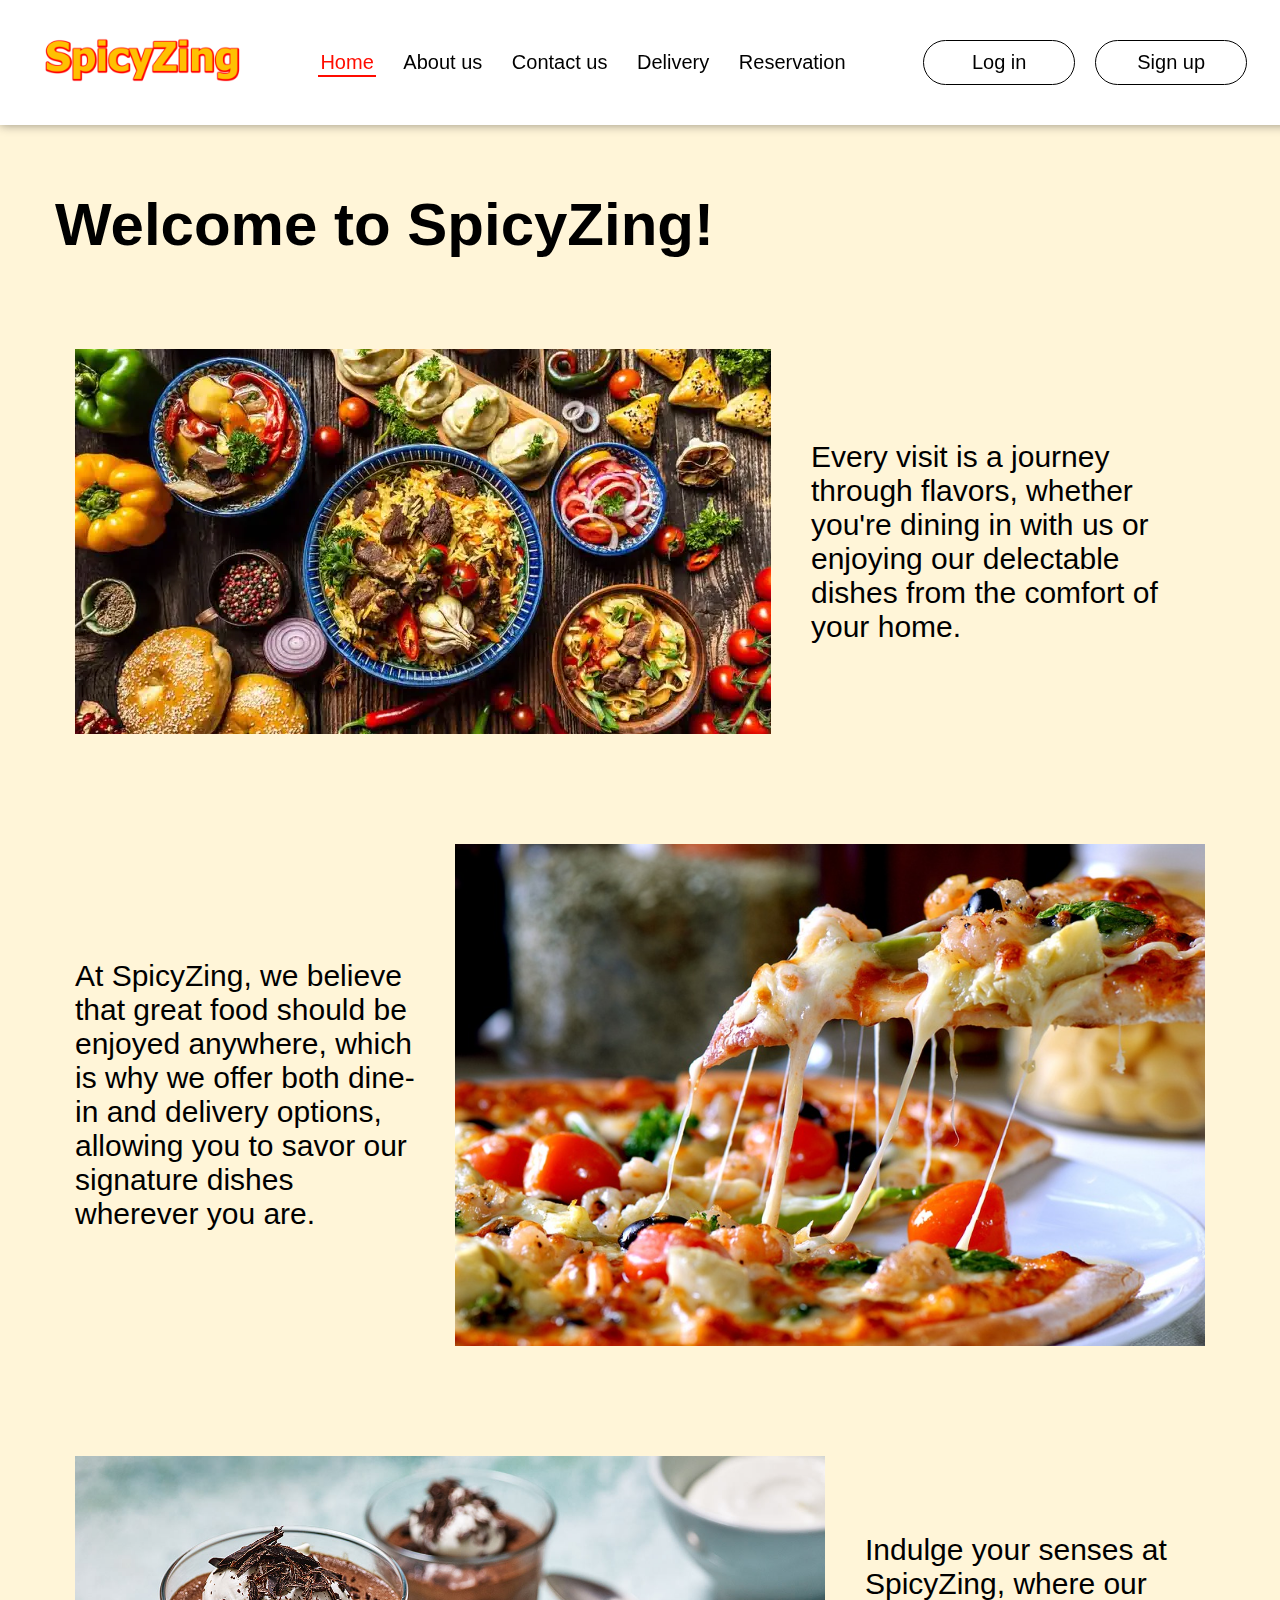
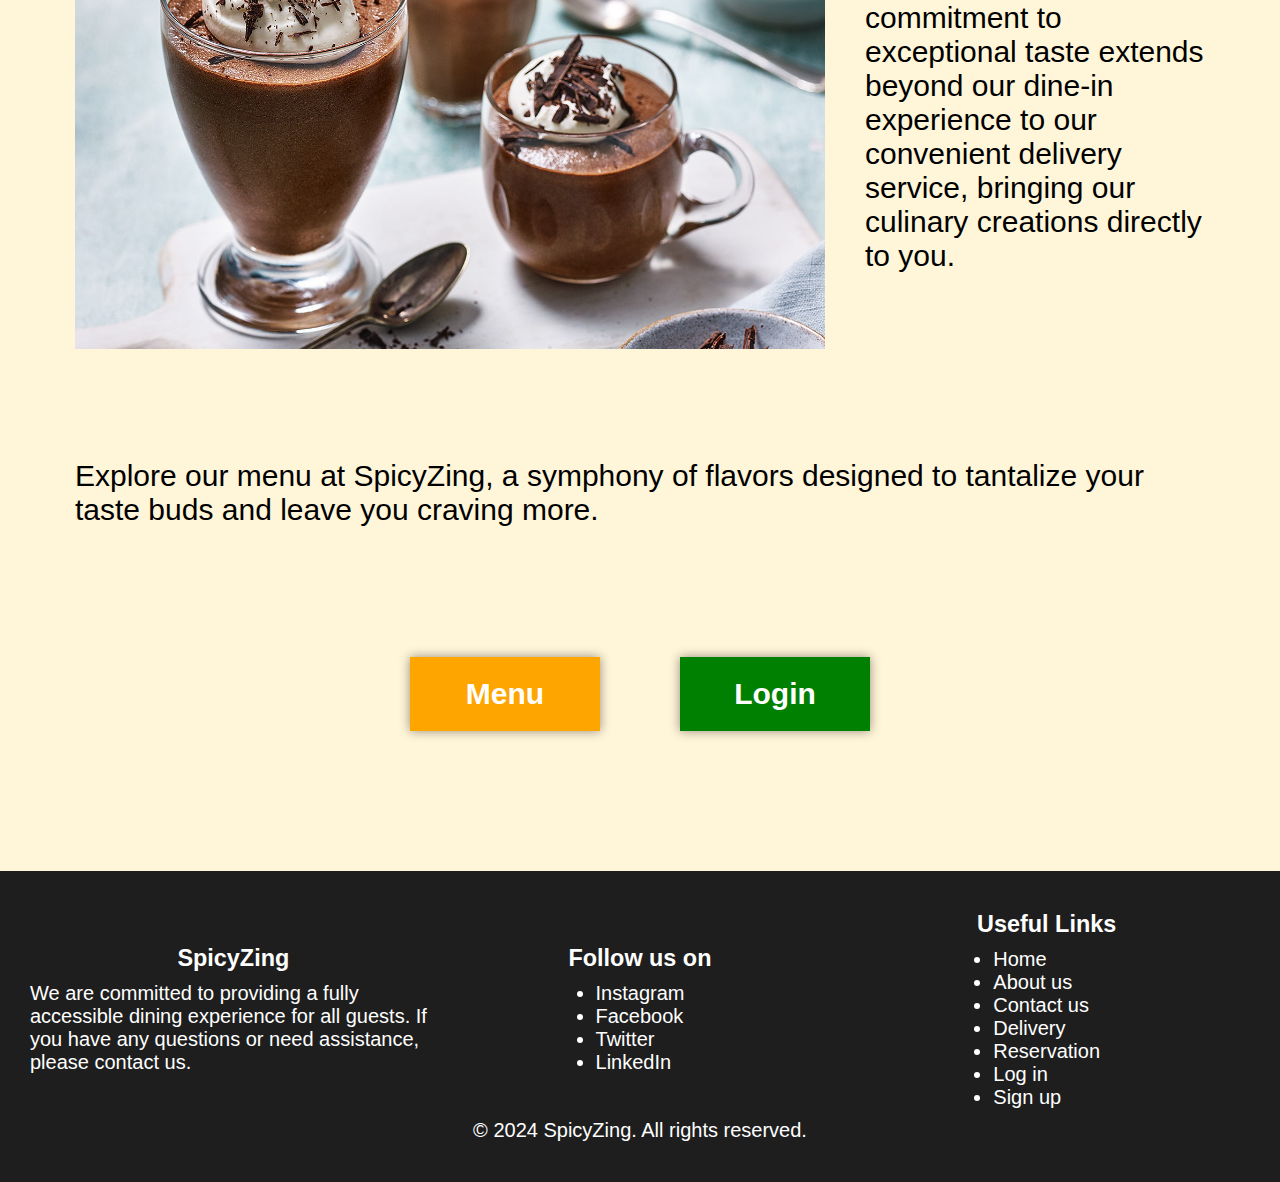
<file: index.html>
<!DOCTYPE html>
<html lang="en">
<head>
    <meta charset="UTF-8">
    <meta name="viewport" content="width=device-width, initial-scale=1.0">
    <title>SpicyZing</title>
    <link rel="stylesheet" href="style/style.css">
    <link rel="stylesheet" href="style/headerStyle.css">
    <link rel="stylesheet" href="style/footerStyle.css">
</head>
<body>
    <div class="header">
        <a href="">
            <img src="assets/logo.png" width="200" id="logo">
        </a>
        <div class="navbar">
            <a href="" id="active-page">Home</a>
            <a href="pages/aboutus.html">About us</a>
            <a href="pages/contactus.html">Contact us</a>
            <a href="pages/menu.html">Delivery</a>
            <a href="pages/reservation.html">Reservation</a>
        </div>
        <div class="sign-up-options">
            <div class="login-button">
                <a href="pages/login.html">Log in</a>
            </div>
            <div class="signup-button">
                <a href="pages/signup.html">Sign up</a>
            </div>
        </div>
    </div>

    <div class="content">
        <h1>Welcome to SpicyZing!</h1>
        <div class="right-left">
            <img src="assets/home1.jpg">
            <p>Every visit is a journey through flavors, whether you're dining in with us or enjoying our delectable dishes from the comfort of your home.
        </div> 
        <div class="right-left">
            <p>At SpicyZing, we believe that great food should be enjoyed anywhere, which is why we offer both dine-in and delivery options, allowing you to savor our signature dishes wherever you are.</p>
            <img src="assets/home2.jpg" width="750">
        </div> 
        <div class="right-left">
            <img src="assets/home3.jpg" width="750">
            <p>Indulge your senses at SpicyZing, where our commitment to exceptional taste extends beyond our dine-in experience to our convenient delivery service, bringing our culinary creations directly to you.</p>    
        </div>
        <div class="right-left">
            <p>Explore our menu at SpicyZing, a symphony of flavors designed to tantalize your taste buds and leave you craving more.</p>
        </div>
        <div class="index-options">
            <div class="button-look-alike" id="menu-button"><a href="pages/menu.html">Menu</a></div>
            <div class="button-look-alike" id="login-button"><a href="pages/login.html">Login</a></div>
        </div>
    </div>

    <div class="footer">
        <div class="footer-items">
            <div class="footer-item">
                <h3>SpicyZing</h3>
                <p>We are committed to providing a fully accessible dining experience for all guests. If you have any questions or need assistance, please contact us.</p>
            </div>
            <div class="footer-item">
                <h3>Follow us on</h3>
                <ul>
                    <li><a href="https://www.instagram.com/">Instagram</a></li>
                    <li><a href="https://www.facebook.com/">Facebook</a></li>
                    <li><a href="https://twitter.com/home">Twitter</a></li>
                    <li><a href="https://www.linkedin.com/">LinkedIn</a></li>
                </ul>
            </div>
            <div class="footer-item">
                <h3>Useful Links</h3>
                <ul>
                    <li><a href="index.html">Home</a></li>
                    <li><a href="pages/aboutus.html">About us</a></li>
                    <li><a href="pages/contactus.html">Contact us</a></li>
                    <li><a href="pages/menu.html">Delivery</a></li>
                    <li><a href="pages/reservation.html">Reservation</a></li>
                    <li><a href="pages/login.html">Log in</a></li>
                    <li><a href="pages/signup.html">Sign up</a></li>
                </ul>
            </div>
        </div>
        <p id="copy-right">© 2024 SpicyZing. All rights reserved.</p>
    </div>

</body>
</html>
</file>
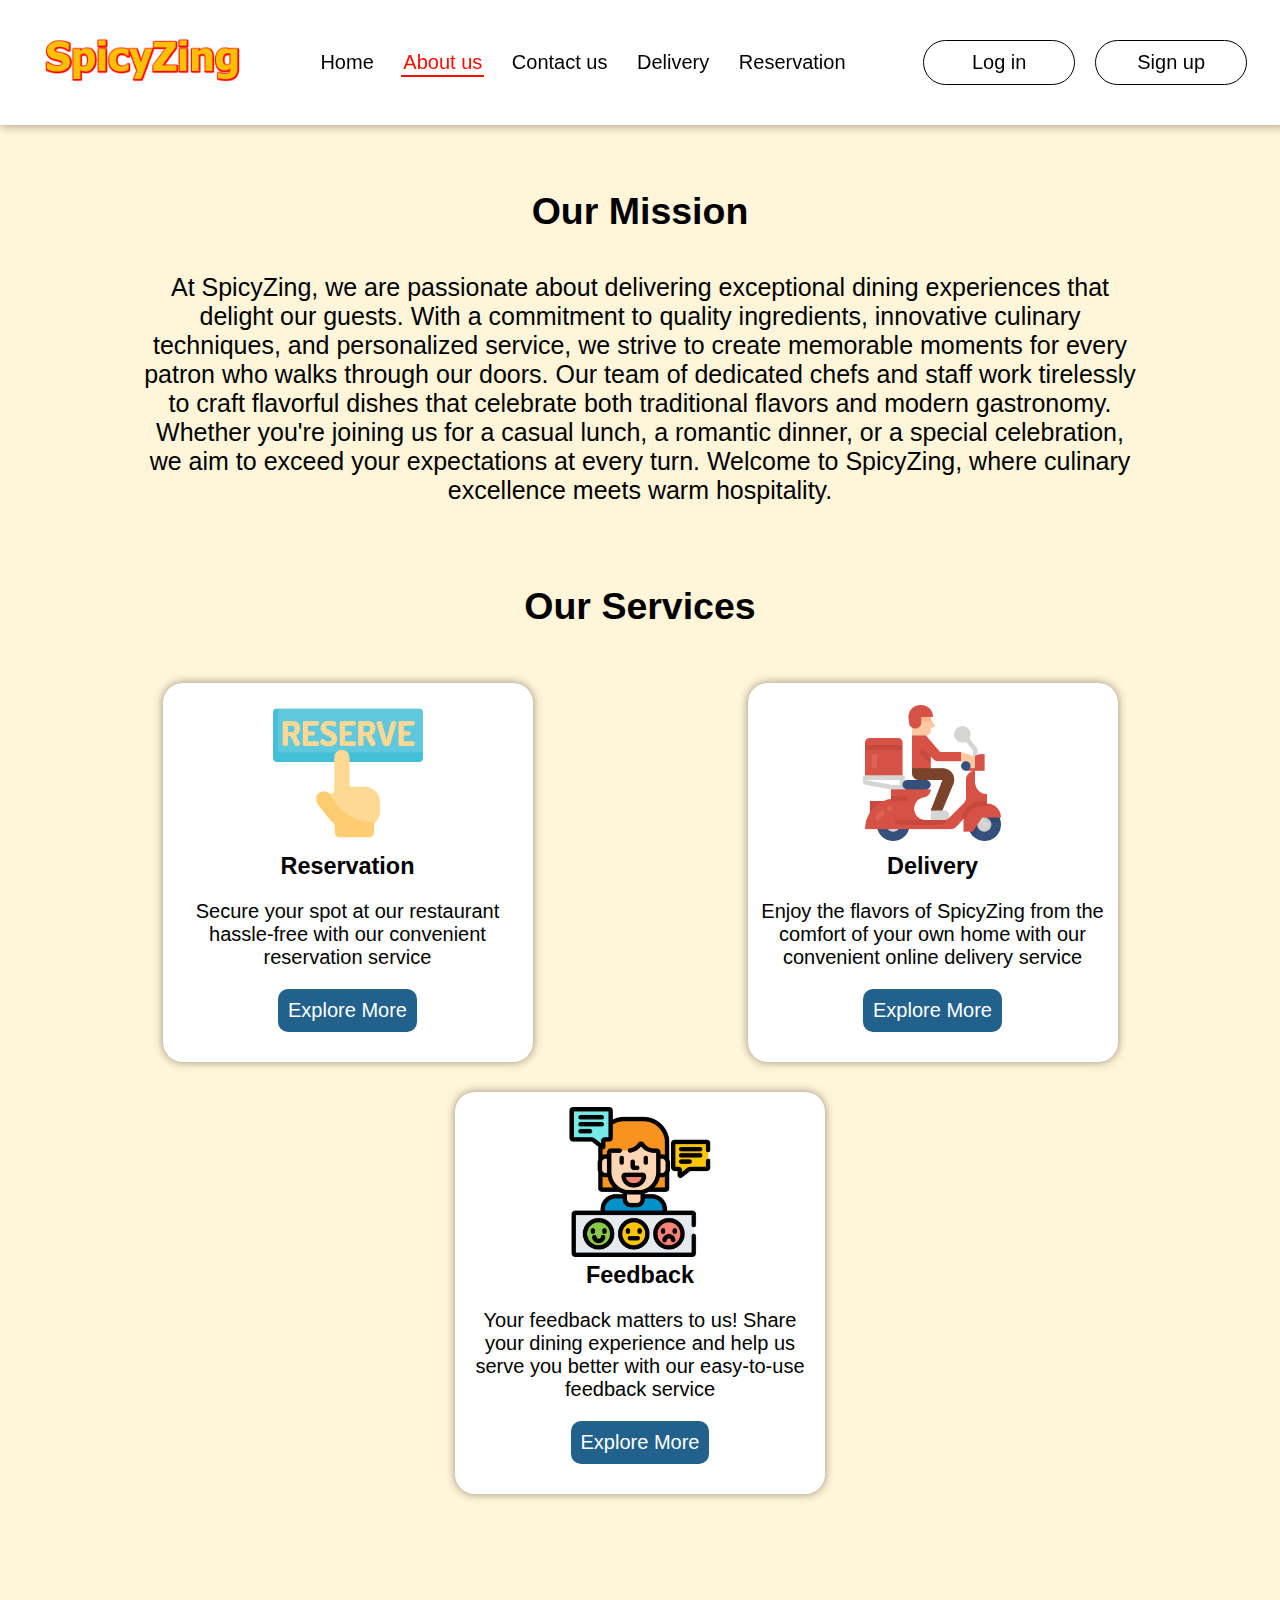
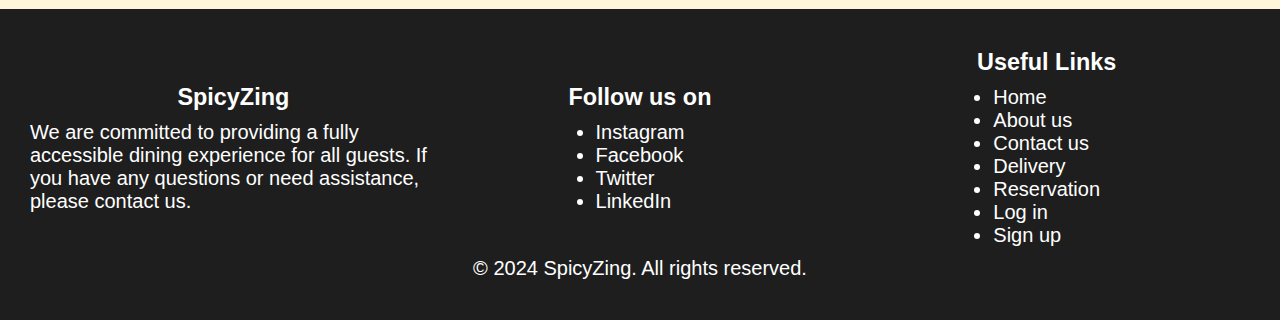
<file: pages/aboutus.html>
<!DOCTYPE html>
<html lang="en">
<head>
    <meta charset="UTF-8">
    <meta name="viewport" content="width=device-width, initial-scale=1.0">
    <title>SpicyZing</title>
    <link rel="stylesheet" href="../style/style.css">
    <link rel="stylesheet" href="../style/headerStyle.css">
    <link rel="stylesheet" href="../style/footerStyle.css">
    <link rel="stylesheet" href="../style/aboutusStyle.css">
</head>
<body>
    <div class="header">
        <a href="../index.html">
            <img src="../assets/logo.png" width="200" id="logo">
        </a>
        <div class="navbar">
            <a href="../index.html">Home</a>
            <a href="" id="active-page">About us</a>
            <a href="contactus.html">Contact us</a>
            <a href="menu.html">Delivery</a>
            <a href="reservation.html">Reservation</a>
        </div>
        <div class="sign-up-options">
            <div class="login-button">
                <a href="login.html">Log in</a>
            </div>
            <div class="signup-button">
                <a href="signup.html">Sign up</a>
            </div>
        </div>
    </div>

    <div class="content">
        <h2>Our Mission</h2>
        <div class="paragraph">
            <p>At SpicyZing, we are passionate about delivering exceptional dining experiences that delight our guests. With a commitment to quality ingredients, innovative culinary techniques, and personalized service, we strive to create memorable moments for every patron who walks through our doors. Our team of dedicated chefs and staff work tirelessly to craft flavorful dishes that celebrate both traditional flavors and modern gastronomy. Whether you're joining us for a casual lunch, a romantic dinner, or a special celebration, we aim to exceed your expectations at every turn. Welcome to SpicyZing, where culinary excellence meets warm hospitality.</p>
        </div>
        <div class="test">
            <h2>Our Services</h2>
            <div class="services">
                <div class="service">
                    <img src="../assets/reserve_img.png" width="150">
                    <h3>Reservation</h3>
                    <p>Secure your spot at our restaurant hassle-free with our convenient reservation service</p>
                    <a href="reservation.html" class="explore-more">
                        <p>Explore More</p>
                    </a>
                </div>
                <div class="service">
                    <img src="../assets/delivery_img.png" width="150">
                    <h3>Delivery</h3>
                    <p>Enjoy the flavors of SpicyZing from the comfort of your own home with our convenient online delivery service</p>
                    <a href="menu.html" class="explore-more">
                        <p>Explore More</p>
                    </a>
                </div>
                <div class="service">
                    <img src="../assets/feedback_img.png" width="150">
                    <h3>Feedback</h3>
                    <p>Your feedback matters to us! Share your dining experience and help us serve you better with our easy-to-use feedback service</p>
                    <a href="contactus.html" class="explore-more">
                        <p>Explore More</p>
                    </a>
                </div>
            </div>
        </div>
    </div>

    <div class="footer">
        <div class="footer-items">
            <div class="footer-item">
                <h3>SpicyZing</h3>
                <p>We are committed to providing a fully accessible dining experience for all guests. If you have any questions or need assistance, please contact us.</p>
            </div>
            <div class="footer-item">
                <h3>Follow us on</h3>
                <ul>
                    <li><a href="https://www.instagram.com/">Instagram</a></li>
                    <li><a href="https://www.facebook.com/">Facebook</a></li>
                    <li><a href="https://twitter.com/home">Twitter</a></li>
                    <li><a href="https://www.linkedin.com/">LinkedIn</a></li>
                </ul>
            </div>
            <div class="footer-item">
                <h3>Useful Links</h3>
                <ul>
                    <li><a href="../index.html">Home</a></li>
                    <li><a href="aboutus.html">About us</a></li>
                    <li><a href="contactus.html">Contact us</a></li>
                    <li><a href="menu.html">Delivery</a></li>
                    <li><a href="reservation.html">Reservation</a></li>
                    <li><a href="login.html">Log in</a></li>
                    <li><a href="signup.html">Sign up</a></li>
                </ul>
            </div>
        </div>
        <p id="copy-right">© 2024 SpicyZing. All rights reserved.</p>
    </div>

</body>
</html>
</file>
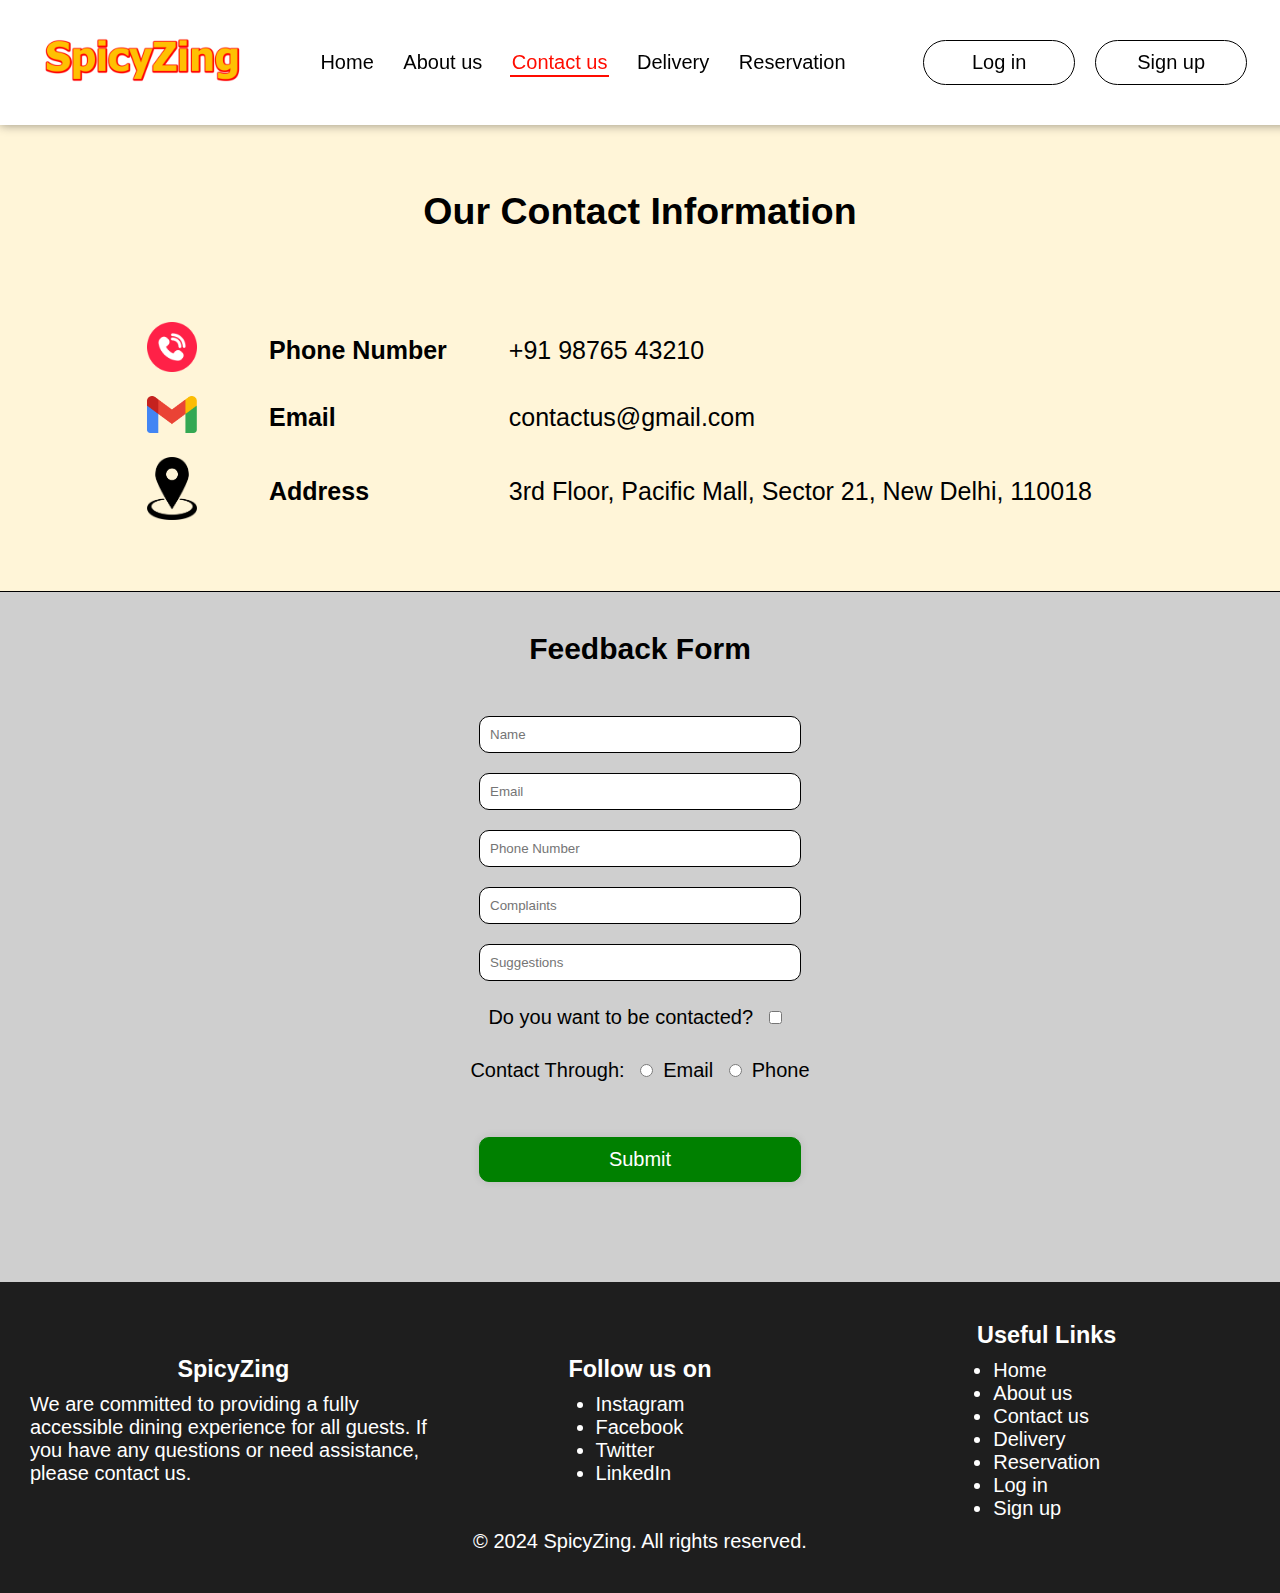
<file: pages/contactus.html>
<!DOCTYPE html>
<html lang="en">
<head>
    <meta charset="UTF-8">
    <meta name="viewport" content="width=device-width, initial-scale=1.0">
    <title>SpicyZing</title>
    <link rel="stylesheet" href="../style/style.css">
    <link rel="stylesheet" href="../style/headerStyle.css">
    <link rel="stylesheet" href="../style/contactusStyle.css">
    <link rel="stylesheet" href="../style/footerStyle.css">
</head>
<body>
    <div class="header">
        <a href="../index.html">
            <img src="../assets/logo.png" width="200" id="logo">
        </a>
        <div class="navbar">
            <a href="../index.html">Home</a>
            <a href="aboutus.html">About us</a>
            <a href="" id="active-page">Contact us</a>
            <a href="menu.html">Delivery</a>
            <a href="reservation.html">Reservation</a>
        </div>
        <div class="sign-up-options">
            <div class="login-button">
                <a href="login.html">Log in</a>
            </div>
            <div class="signup-button">
                <a href="signup.html">Sign up</a>
            </div>
        </div>
    </div>

    <div class="container" id="top-margin-high">
        <h2>Our Contact Information</h2><br>
        <table>
            <tr>
                <td><img src="../assets/phone_img.png" width="50"></td>
                <td><b>Phone Number</b></td>
                <td>+91 98765 43210</td>
            </tr>
            <tr>
                <td><img src="../assets/gmail_img.png" width="50"></td>
                <td><b>Email</b></td>
                <td>contactus@gmail.com</td>
            </tr>
            <tr>
                <td><img src="../assets/location_img.png" width="50"></td>
                <td><b>Address</b></td>
                <td>3rd Floor, Pacific Mall, Sector 21, New Delhi, 110018</td>
            </tr>
        </table>
    </div>

    <div class="feedback-form">
        <div class="actual-form">
            <h2>Feedback Form</h2>
            <input type="text" placeholder="Name" id="contact-name">
            <input type="email" placeholder="Email" id="contact-email">
            <input type="text" placeholder="Phone Number" id="contact-phone">
            <input type="text" placeholder="Complaints">
            <input type="text" placeholder="Suggestions">
            <div class="same-line">
                <label for="check-input">Do you want to be contacted?</label>
                <input type="checkbox" id="check-input">
            </div>
            <div class="same-line">
                <label>Contact Through:</label>
                <input type="radio" class="radio-input" name="contact-through" id="email"><label for="email">Email</label>
                <input type="radio" class="radio-input" name="contact-through" id="phone"><label for="phone">Phone</label>
            </div>
            <div class="red-incorrect">
                <!-- Handled by JS -->
                <img src="../assets/incorrect.png" width="20">
                <p id="incorrect-field"></p>
            </div>
            <div class="button-to-submit" onclick="validate()" id="high-bottom-margin">
                <p>Submit</p>
            </div>
        </div>
    </div>

    <div class="footer" id="no-top-margin">
        <div class="footer-items">
            <div class="footer-item">
                <h3>SpicyZing</h3>
                <p>We are committed to providing a fully accessible dining experience for all guests. If you have any questions or need assistance, please contact us.</p>
            </div>
            <div class="footer-item">
                <h3>Follow us on</h3>
                <ul>
                    <li><a href="https://www.instagram.com/">Instagram</a></li>
                    <li><a href="https://www.facebook.com/">Facebook</a></li>
                    <li><a href="https://twitter.com/home">Twitter</a></li>
                    <li><a href="https://www.linkedin.com/">LinkedIn</a></li>
                </ul>
            </div>
            <div class="footer-item">
                <h3>Useful Links</h3>
                <ul>
                    <li><a href="../index.html">Home</a></li>
                    <li><a href="aboutus.html">About us</a></li>
                    <li><a href="contactus.html">Contact us</a></li>
                    <li><a href="menu.html">Delivery</a></li>
                    <li><a href="reservation.html">Reservation</a></li>
                    <li><a href="login.html">Log in</a></li>
                    <li><a href="signup.html">Sign up</a></li>
                </ul>
            </div>
        </div>
        <p id="copy-right">© 2024 SpicyZing. All rights reserved.</p>
    </div>

    <script src="../script/contactusValidator.js"></script>
</body>
</html>
</file>
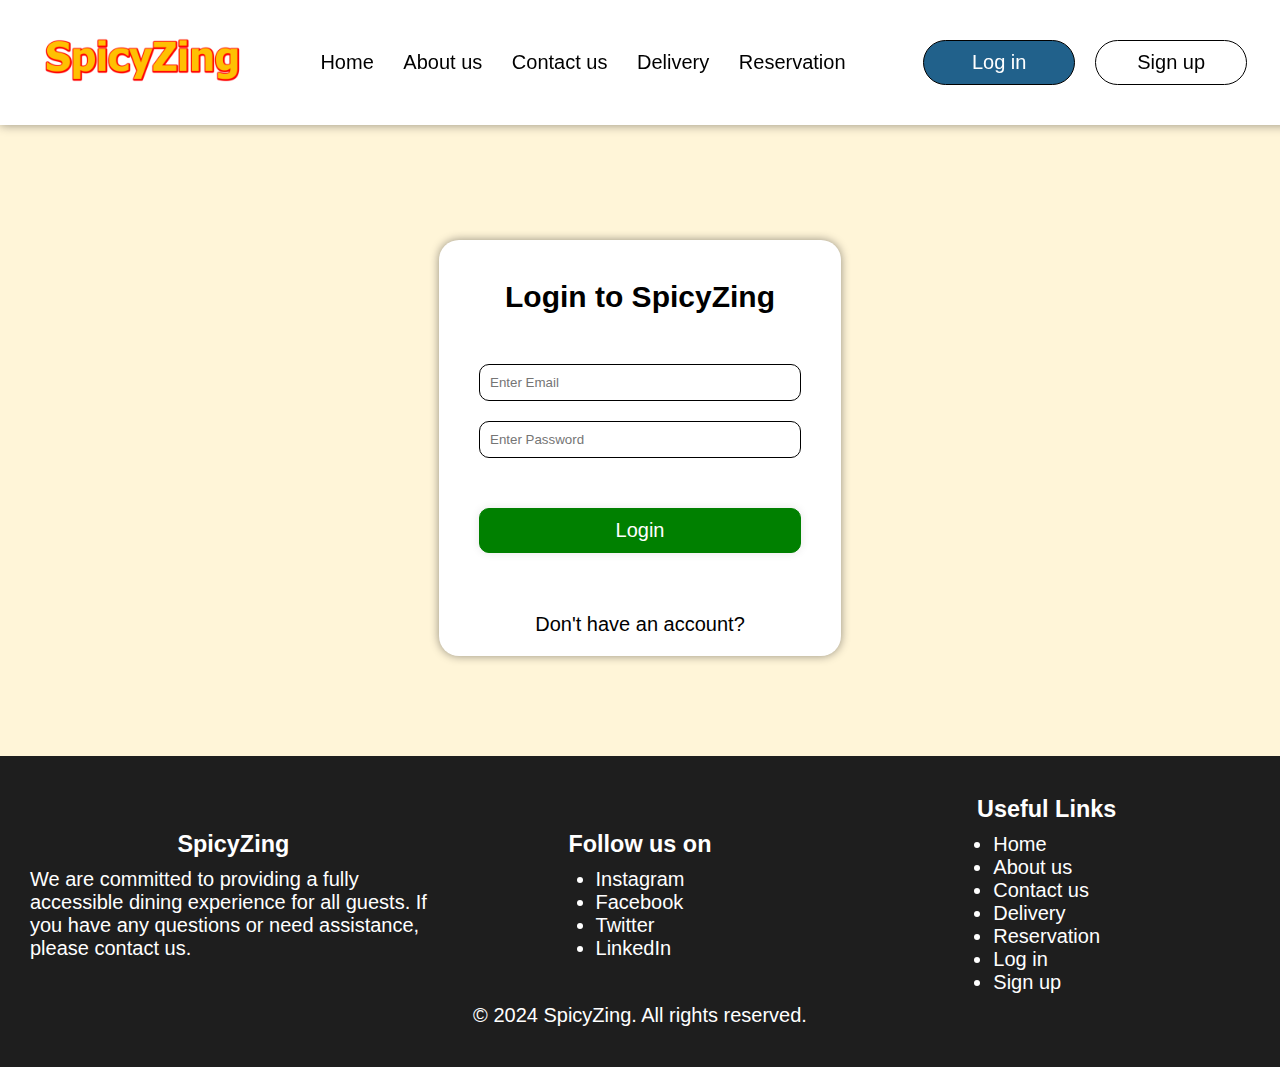
<file: pages/login.html>
<!DOCTYPE html>
<html lang="en">
<head>
    <meta charset="UTF-8">
    <meta name="viewport" content="width=device-width, initial-scale=1.0">
    <title>SpicyZing</title>
    <link rel="stylesheet" href="../style/style.css">
    <link rel="stylesheet" href="../style/headerStyle.css">
    <link rel="stylesheet" href="../style/loginStyle.css">
    <link rel="stylesheet" href="../style/footerStyle.css">
</head>
<body>
    <div class="header">
        <a href="../index.html">
            <img src="../assets/logo.png" width="200" id="logo">
        </a>
        <div class="navbar">
            <a href="../index.html">Home</a>
            <a href="aboutus.html">About us</a>
            <a href="contactus.html">Contact us</a>
            <a href="menu.html">Delivery</a>
            <a href="reservation.html">Reservation</a>
        </div>
        <div class="sign-up-options">
            <div class="login-button" id="active-sign-button">
                <a href="">Log in</a>
            </div>
            <div class="signup-button">
                <a href="signup.html">Sign up</a>
            </div>
        </div>
    </div>

    <div class="holder">
        <div class="login-form" id="top-margin-high">
            <h2>Login to SpicyZing</h2>
            <input type="email" placeholder="Enter Email" id="login-email">
            <input type="password" placeholder="Enter Password" id="login-password">    
            <div class="red-incorrect">
                <!-- Handled by JS -->
                <img src="../assets/incorrect.png" width="20">
                <p id="incorrect-field"></p>
            </div>
            <div onclick="validate()" class="button-to-login">Login</div>
            <a href="signup.html" class="link-to-signup">Don't have an account?</a>
        </div>
    </div>

    <div class="footer">
        <div class="footer-items">
            <div class="footer-item">
                <h3>SpicyZing</h3>
                <p>We are committed to providing a fully accessible dining experience for all guests. If you have any questions or need assistance, please contact us.</p>
            </div>
            <div class="footer-item">
                <h3>Follow us on</h3>
                <ul>
                    <li><a href="https://www.instagram.com/">Instagram</a></li>
                    <li><a href="https://www.facebook.com/">Facebook</a></li>
                    <li><a href="https://twitter.com/home">Twitter</a></li>
                    <li><a href="https://www.linkedin.com/">LinkedIn</a></li>
                </ul>
            </div>
            <div class="footer-item">
                <h3>Useful Links</h3>
                <ul>
                    <li><a href="../index.html">Home</a></li>
                    <li><a href="aboutus.html">About us</a></li>
                    <li><a href="contactus.html">Contact us</a></li>
                    <li><a href="menu.html">Delivery</a></li>
                    <li><a href="reservation.html">Reservation</a></li>
                    <li><a href="login.html">Log in</a></li>
                    <li><a href="signup.html">Sign up</a></li>
                </ul>
            </div>
        </div>
        <p id="copy-right">© 2024 SpicyZing. All rights reserved.</p>
    </div>

    <script src="../script/login.js"></script>

</body>
</html>
</file>
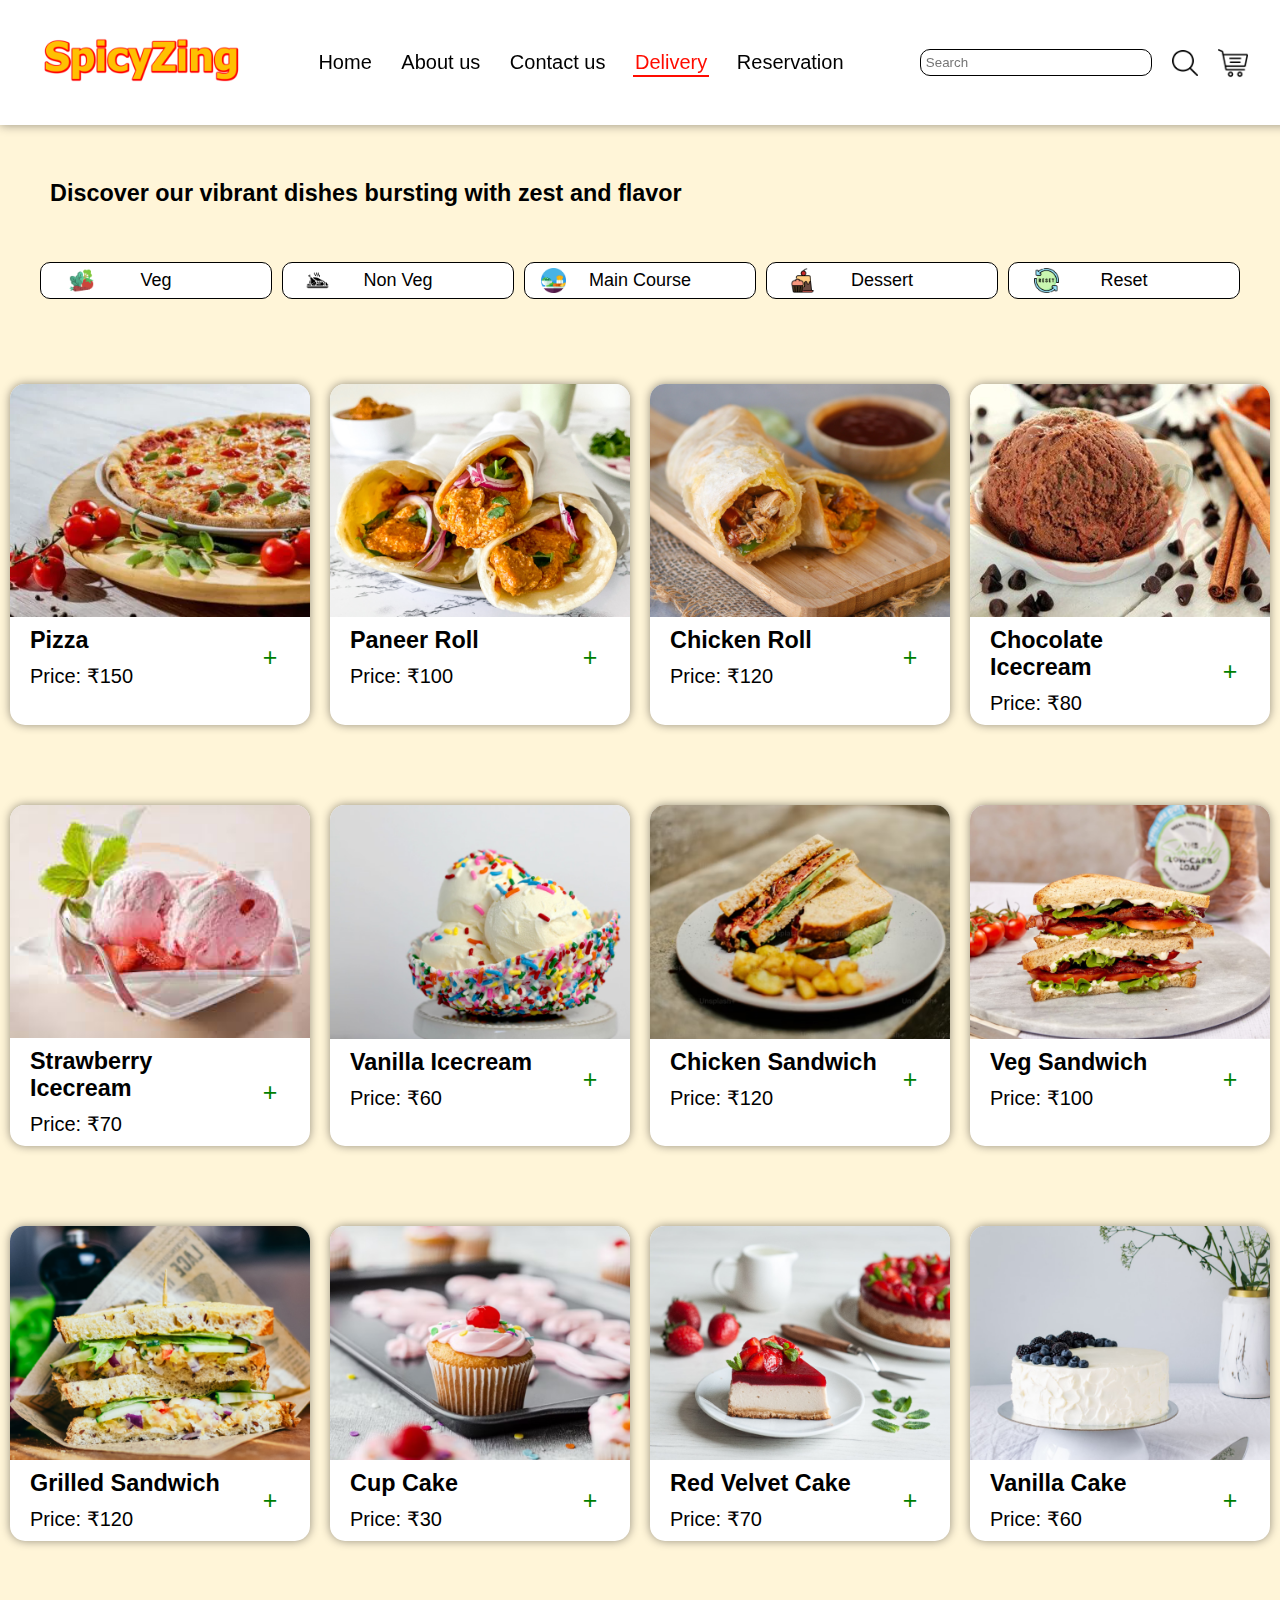
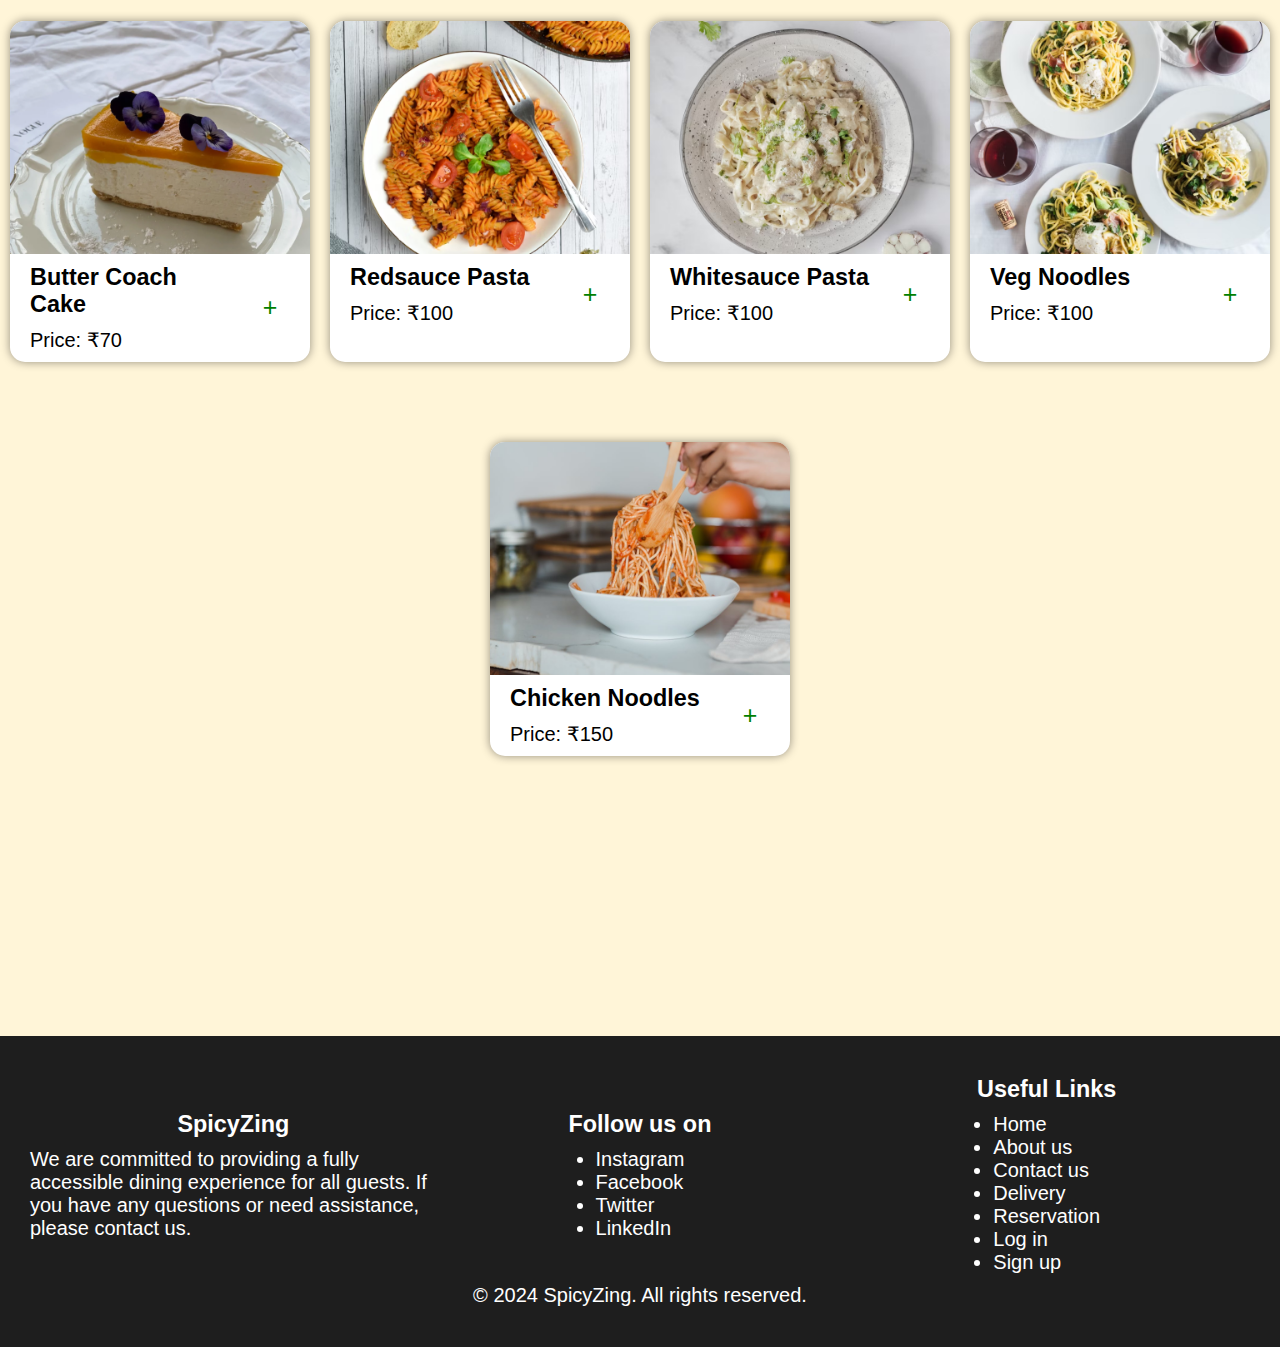
<file: pages/menu.html>
<!DOCTYPE html>
<html lang="en">
<head>
    <meta charset="UTF-8">
    <meta name="viewport" content="width=device-width, initial-scale=1.0">
    <title>SpicyZing</title>
    <link rel="stylesheet" href="../style/style.css">
    <link rel="stylesheet" href="../style/headerStyle.css">
    <link rel="stylesheet" href="../style/menuStyle.css">
    <link rel="stylesheet" href="../style/cartStyle.css">
    <link rel="stylesheet" href="../style/footerStyle.css">
</head>
<body>
    <div class="header">
        <a href="../index.html">
            <img src="../assets/logo.png" width="200" id="logo">
        </a>
        <div class="navbar">
            <a href="../index.html">Home</a>
            <a href="aboutus.html">About us</a>
            <a href="contactus.html">Contact us</a>
            <a href="" id="active-page">Delivery</a>
            <a href="reservation.html">Reservation</a>
        </div>
        <div class="menu-options">
            <input type="text" placeholder="Search" id="search-item">
            <img src="../assets/search_img.png" width="26" onclick="search()">
            <img src="../assets/cart_img.png" width="30" onclick="toggleCart()">
            <div class="number-of-items hide-element"></div>
        </div>
    </div>
    <h3 class="information">Discover our vibrant dishes bursting with zest and flavor</h3>
    
    <div class="filters">
        <div class="filter" id="veg-filter" onclick="Filter(this)">
            <img src="../assets/veg_img.png" width="25">
            <p>Veg</p>
            <img class="tick" src="../assets/bluetick_img.png" width="25">
            <p class="id-invisible">0</p>
        </div>
        <div class="filter" id="nonveg-filter" onclick="Filter(this)">
            <img src="../assets/nonveg_img.png" width="25">
            <p>Non Veg</p>
            <img class="tick" src="../assets/bluetick_img.png" width="25">
            <p class="id-invisible">1</p>
        </div>
        <div class="filter" id="main-filter" onclick="Filter(this)">
            <img src="../assets/maincourse_img.png" width="25">
            <p>Main Course</p>
            <img class="tick" src="../assets/bluetick_img.png" width="25">
            <p class="id-invisible">2</p>
        </div>
        <div class="filter" id="dessert-filter" onclick="Filter(this)">
            <img src="../assets/dessert_img.png" width="25">
            <p>Dessert</p>
            <img class="tick" src="../assets/bluetick_img.png" width="25">
            <p class="id-invisible">3</p>
        </div>
        <div class="filter" id="reset" onclick="Filter(this)">
            <img src="../assets/reset_img.png" width="25">
            <p>Reset</p>
            <img class="tick" src="../assets/bluetick_img.png" width="25">
            <p class="id-invisible">4</p>
        </div>
    </div>

    <div class="container" id="target">
        <!-- Populated by JS -->
    </div>

    <p id="no-searches-matching">
        <!-- Used if no searches found -->
    </p>

    <img src="../assets/close_img.png" width="40" id="close" onclick="toggleCart()">
    <div class="cart" id="top-margin-high">
        <h2 id="your-items" class="cart-text hide-element">Your Items</h2>
        
        <div class="cart-container">
            <!-- Populated by JS-->
        </div>
        
        <div class="cart-empty hide-element">
            <p>Cart is Empty!</p>
        </div>
        <h3 id="cart-total-items" class="extra-top-margin cart-bottom-text cart-text hide-element">Total Items: 0</h3>
        <h3 id="grand-total" class="cart-bottom-text cart-text hide-element">Grand Total: ₹0</h3>
        <a href="../index.html" class="order-food cart-text hide-element">
            <p="../index.html">Order</p>
        </a>
    </div>

    <div class="footer" id="top-margin-some">
        <div class="footer-items">
            <div class="footer-item">
                <h3>SpicyZing</h3>
                <p>We are committed to providing a fully accessible dining experience for all guests. If you have any questions or need assistance, please contact us.</p>
            </div>
            <div class="footer-item">
                <h3>Follow us on</h3>
                <ul>
                    <li><a href="https://www.instagram.com/">Instagram</a></li>
                    <li><a href="https://www.facebook.com/">Facebook</a></li>
                    <li><a href="https://twitter.com/home">Twitter</a></li>
                    <li><a href="https://www.linkedin.com/">LinkedIn</a></li>
                </ul>
            </div>
            <div class="footer-item">
                <h3>Useful Links</h3>
                <ul>
                    <li><a href="../index.html">Home</a></li>
                    <li><a href="aboutus.html">About us</a></li>
                    <li><a href="contactus.html">Contact us</a></li>
                    <li><a href="menu.html">Delivery</a></li>
                    <li><a href="reservation.html">Reservation</a></li>
                    <li><a href="login.html">Log in</a></li>
                    <li><a href="signup.html">Sign up</a></li>
                </ul>
            </div>
        </div>
        <p id="copy-right">© 2024 SpicyZing. All rights reserved.</p>
    </div>



    <template id="items-template">
        <div class="items">
            <img src="">
            <div class="separator">
                <div class="item-info">
                    <h3></h3>
                    <p></p>
                </div>
                <div class="control-item-count">
                    <button class="minus hide-element" onclick="decreaseQuantity(this)">-</button>
                    <p class="hide-element item-quan">1</p>
                    <button class="plus hide-element" id="never-hidden" onclick="increaseQuantity(this)">+</button>
                    <p class="hide-element item-id" id="always-hidden"></p>
                </div>
            </div>
        </div>
    </template>

    <template id="cart-template">
        <div class="cart-items">
            <img src="" width="175" id="cart-img">
            <div class="different-line">
                <p id="cart-name"></p>
                <div class="control-item-count">
                    <button class="minus" onclick="cartDecreaseQuantity(this)">-</button>
                    <p class="" id="cart-quantity"></p>
                    <button class="plus" id="never-hidden" onclick="cartIncreaseQuantity(this)">+</button>
                    <p class="item-id" id="always-hidden"></p>
                </div>
                <p id="cart-price"></p>
            </div>
        </div>
    </template>

    <script src="../script/menuController.js"></script>
    <script src="../script/cartController.js"></script>
    <script src="../script/search.js"></script>
    <script src="../script/filter.js"></script>
</body>
</html>
</file>
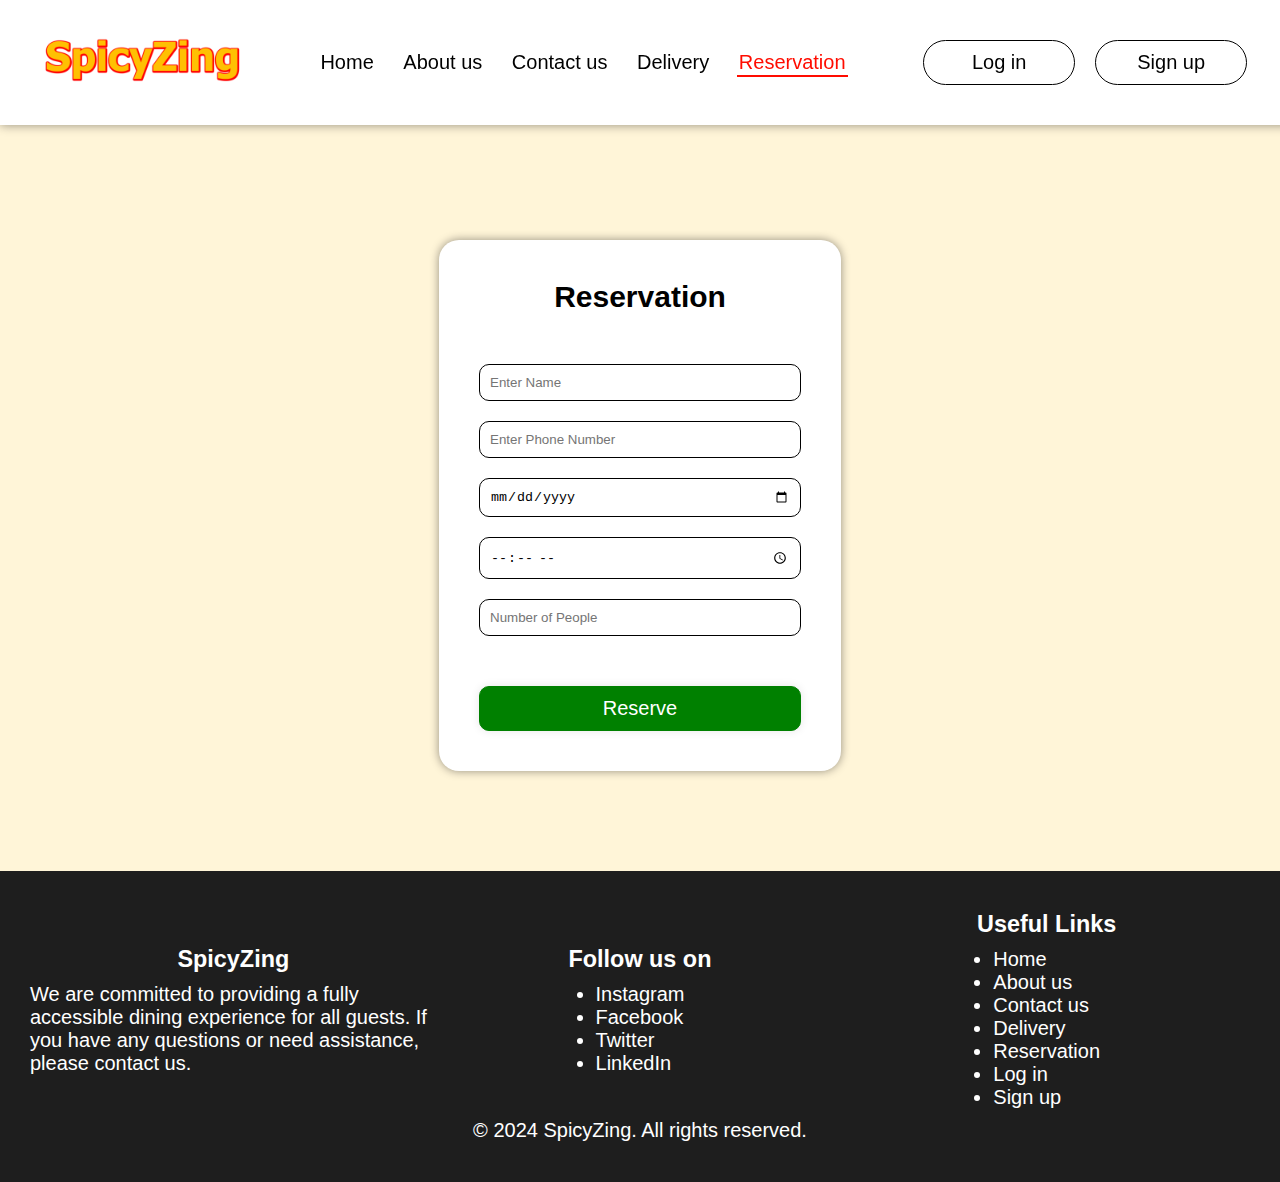
<file: pages/reservation.html>
<!DOCTYPE html>
<html lang="en">
<head>
    <meta charset="UTF-8">
    <meta name="viewport" content="width=device-width, initial-scale=1.0">
    <title>SpicyZing</title>
    <link rel="stylesheet" href="../style/style.css">
    <link rel="stylesheet" href="../style/headerStyle.css">
    <link rel="stylesheet" href="../style/footerStyle.css">
    <link rel="stylesheet" href="../style/reservationStyle.css">
</head>
<body>
    <div class="header">
        <a href="../index.html">
            <img src="../assets/logo.png" width="200" id="logo">
        </a>
        <div class="navbar">
            <a href="../index.html">Home</a>
            <a href="aboutus.html">About us</a>
            <a href="contactus.html">Contact us</a>
            <a href="menu.html">Delivery</a>
            <a href="" id="active-page">Reservation</a>
        </div>
        <div class="sign-up-options">
            <div class="login-button">
                <a href="login.html">Log in</a>
            </div>
            <div class="signup-button">
                <a href="signup.html">Sign up</a>
            </div>
        </div>
    </div>

    <div class="holder">
        <div class="res-form" id="top-margin-high">
            <h2>Reservation</h2>
            <input type="text" placeholder="Enter Name" id="res-name">
            <input type="text" placeholder="Enter Phone Number" id="res-phone">
            <input type="date" id="res-date" min="2024-01-01" max="2025-12-31">
            <input type="time" id="res-time">
            <input type="number" placeholder="Number of People" id="res-number">
            <div class="red-incorrect">
                <!-- Handled by JS -->
                <img src="../assets/incorrect.png" width="20">
                <p id="incorrect-field"></p>
            </div>
            <div onclick="validate()" class="button-to-res">Reserve</div>
        </div>
    </div>

    <div class="footer">
        <div class="footer-items">
            <div class="footer-item">
                <h3>SpicyZing</h3>
                <p>We are committed to providing a fully accessible dining experience for all guests. If you have any questions or need assistance, please contact us.</p>
            </div>
            <div class="footer-item">
                <h3>Follow us on</h3>
                <ul>
                    <li><a href="https://www.instagram.com/">Instagram</a></li>
                    <li><a href="https://www.facebook.com/">Facebook</a></li>
                    <li><a href="https://twitter.com/home">Twitter</a></li>
                    <li><a href="https://www.linkedin.com/">LinkedIn</a></li>
                </ul>
            </div>
            <div class="footer-item">
                <h3>Useful Links</h3>
                <ul>
                    <li><a href="../index.html">Home</a></li>
                    <li><a href="aboutus.html">About us</a></li>
                    <li><a href="contactus.html">Contact us</a></li>
                    <li><a href="menu.html">Delivery</a></li>
                    <li><a href="reservation.html">Reservation</a></li>
                    <li><a href="login.html">Log in</a></li>
                    <li><a href="signup.html">Sign up</a></li>
                </ul>
            </div>
        </div>
        <p id="copy-right">© 2024 SpicyZing. All rights reserved.</p>
    </div>

    <script src="../script/reservation.js"></script>

</body>
</html>
</file>
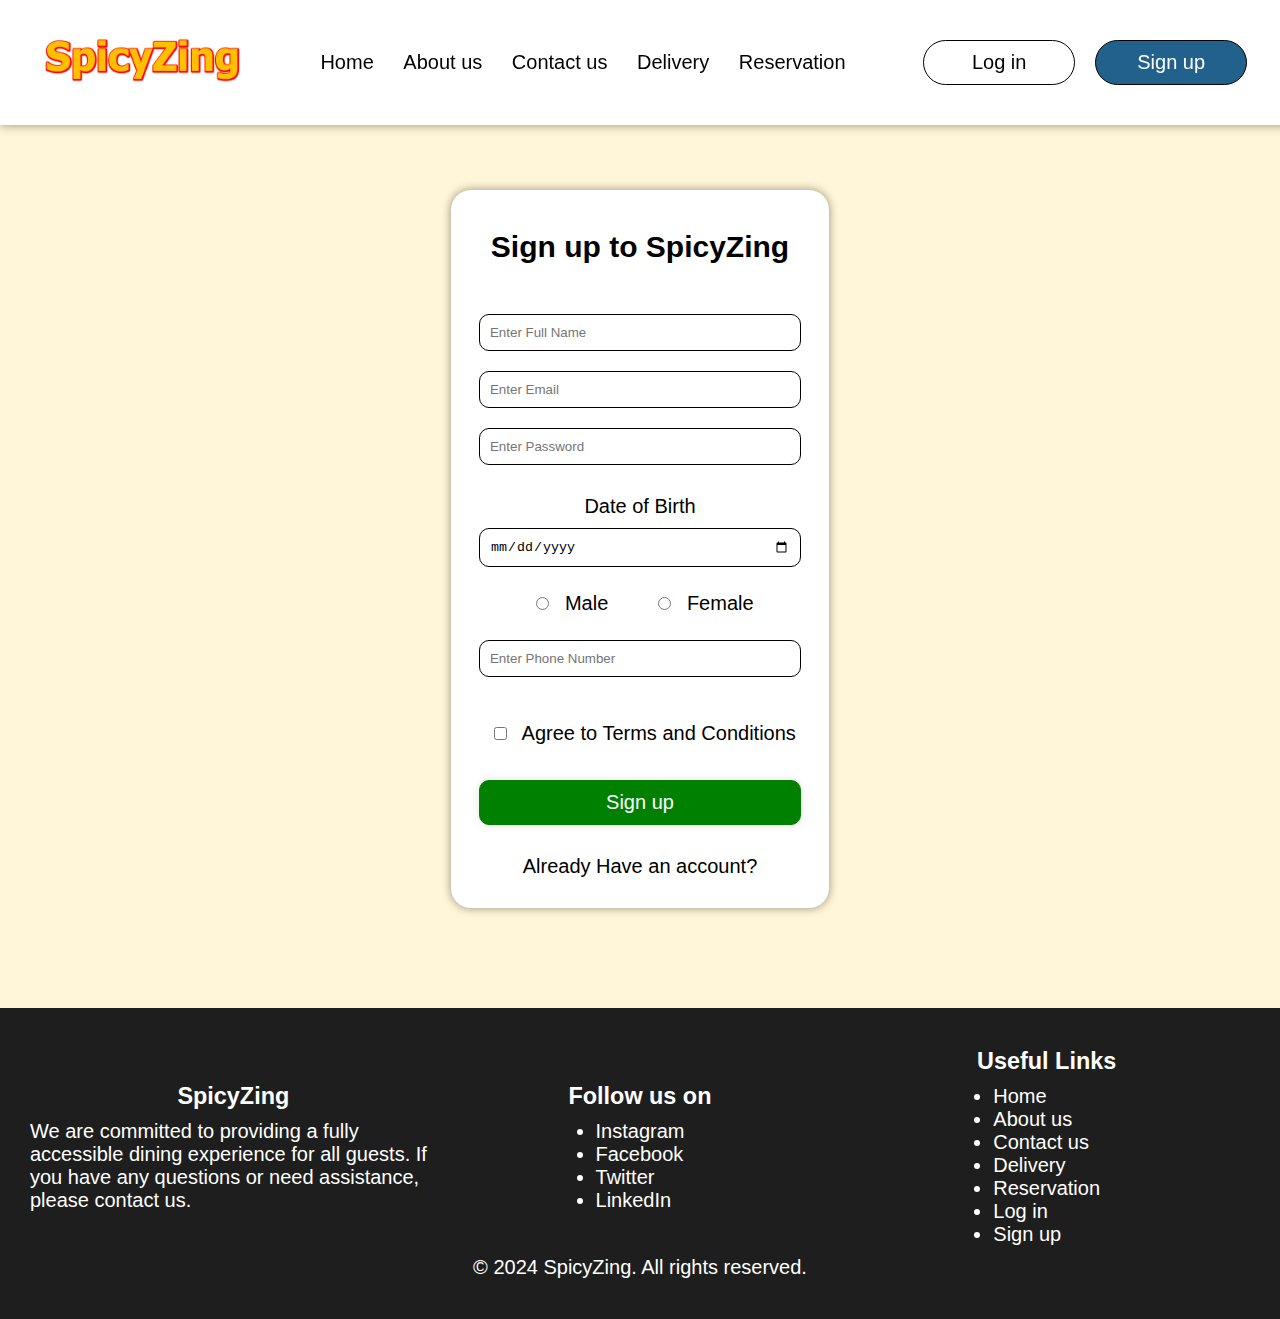
<file: pages/signup.html>
<!DOCTYPE html>
<html lang="en">
<head>
    <meta charset="UTF-8">
    <meta name="viewport" content="width=device-width, initial-scale=1.0">
    <title>SpicyZing</title>
    <link rel="stylesheet" href="../style/style.css">
    <link rel="stylesheet" href="../style/headerStyle.css">
    <link rel="stylesheet" href="../style/signupStyle.css">
    <link rel="stylesheet" href="../style/footerStyle.css">
</head>
<body>
    <div class="header">
        <a href="../index.html">
            <img src="../assets/logo.png" width="200" id="logo">
        </a>
        <div class="navbar">
            <a href="../index.html">Home</a>
            <a href="aboutus.html">About us</a>
            <a href="contactus.html">Contact us</a>
            <a href="menu.html">Delivery</a>
            <a href="reservation.html">Reservation</a>
        </div>
        <div class="sign-up-options">
            <div class="login-button">
                <a href="login.html">Log in</a>
            </div>
            <div class="signup-button" id="active-sign-button">
                <a href="">Sign up</a>
            </div>
        </div>
    </div>

    <div class="holder">
        <div class="login-form" id="top-margin-high">
            <h2>Sign up to SpicyZing</h2>
            <input type="text" placeholder="Enter Full Name" id="signup-name">
            
            <input type="email" placeholder="Enter Email" id="signup-email">
            
            <input type="password" placeholder="Enter Password" id="signup-password">
        
            <label id="date-label">Date of Birth</label>
            <input type="date" id="signup-dob" min="1990-01-01" max="2024-12-31">
            
            <div class="same-line" id="radio-same-line">
                <div class="space-between">
                    <input type="radio" class="radio-input" name="signup-gender" value="male" id="male">
                    <label for="male">Male</label>
                    </div>
                <div class="space-between">
                    <input type="radio" class="radio-input" name="signup-gender" value="female" id="female">
                    <label for="female">Female</label>
                </div>
            </div>

            <input type="text" placeholder="Enter Phone Number" id="signup-phone">
            
            <div class="same-line" id="check-same-line">
                <input type="checkbox" class="check-input" id="signup-terms">
                <label for="signup-terms">Agree to Terms and Conditions</label>
            </div>

            <div class="red-incorrect">
                <!-- Handled by JS -->
                <img src="../assets/incorrect.png" width="20">
                <p id="incorrect-field"></p>
            </div>
            
            <div class="button-to-signup" onclick="validate()"><p>Sign up</p></div>
            <a href="login.html" class="link-to-login">Already Have an account?</a>
        </div>
    </div>

    <div class="footer">
        <div class="footer-items">
            <div class="footer-item">
                <h3>SpicyZing</h3>
                <p>We are committed to providing a fully accessible dining experience for all guests. If you have any questions or need assistance, please contact us.</p>
            </div>
            <div class="footer-item">
                <h3>Follow us on</h3>
                <ul>
                    <li><a href="https://www.instagram.com/">Instagram</a></li>
                    <li><a href="https://www.facebook.com/">Facebook</a></li>
                    <li><a href="https://twitter.com/home">Twitter</a></li>
                    <li><a href="https://www.linkedin.com/">LinkedIn</a></li>
                </ul>
            </div>
            <div class="footer-item">
                <h3>Useful Links</h3>
                <ul>
                    <li><a href="../index.html">Home</a></li>
                    <li><a href="aboutus.html">About us</a></li>
                    <li><a href="contactus.html">Contact us</a></li>
                    <li><a href="menu.html">Delivery</a></li>
                    <li><a href="reservation.html">Reservation</a></li>
                    <li><a href="login.html">Log in</a></li>
                    <li><a href="signup.html">Sign up</a></li>
                </ul>
            </div>
        </div>
        <p id="copy-right">© 2024 SpicyZing. All rights reserved.</p>
    </div>

    <script src="../script/signup.js"></script>

</body>
</html>
</file>
<file: style/style.css>
*{
    padding: 0px;
    margin: 0px;
}

body{
    font-size: 20px;
    font-family: Arial, Helvetica, sans-serif;
    /* background-color: #E8F0FE; */
    background-color: #ffc00227;
}

/* Index:- */

h1{
    font-size: 60px;
}

a{
    text-decoration: inherit;
    color: inherit;
}

.content{
    margin: 55px;
    margin-top: 190px;
    font-size: 30px;
}

.right-left{
    display: flex;
    align-items: center;
    margin: 70px 0px;
}

.right-left img, .right-left p{
    margin: 20px;
}

.index-options{
    display: flex;
    justify-content: center;
}

.button-look-alike{
    width: 150px;
    text-align: center;
    margin: 40px;
    cursor: pointer;
    padding: 20px;
    font-weight: bold;
    box-shadow: 0px 0px 10px #0000006c;
}

.button-look-alike a{
    text-decoration: none;
    color: white;
}

#menu-button{
    background-color: orange;
}

#login-button{
    background-color: green;
}

#never-hidden{
    display: block;
}

#always-hidden{
    display: none;
}

#top-margin-high{  
    margin-top: 190px;
}

#no-top-margin{
    margin-top: 0px;
}

#high-bottom-margin{
    margin-bottom: 100px;
}

/* Following is controlled by js */

.hide-element{
    display: none;
}
</file>
<file: style/headerStyle.css>
#logo{
    cursor: pointer;
}

.header{
    position: fixed;
    top: 0;
    left: 0;
    display: flex;
    justify-content: space-around;
    width: 100%;
    padding: 5px;
    background-color: white;
    align-items: center;
    box-shadow: 0px 0px 10px #0000006c;
    z-index: 1000;
}

.navbar a{
    margin: 10px;
    text-decoration: none;
    color: black;
    padding: 2px;
}

.navbar a:hover{
    color: #ff0c00;
    /*border-bottom: 2px solid #21618b;*/
    border-bottom: 2px solid #ff0c00;
}

#active-page{
    color: #ff0c00;
    border-bottom: 2px solid #ff0c00;
}

.menu-options{
    display: flex;
    align-items: center;
}

.menu-options input, img{
    margin: 5px 10px;
}

.menu-options img{
    cursor: pointer;
}

.menu-options .number-of-items{
    position: relative;
    top: 10px;
    right: 9px;
    font-size: 15px;
    
}

.menu-options input{
    padding: 5px;
    border: 1px solid black;
    width: 220px;
    border-radius: 10px;
}

.sign-up-options{
    display: flex;
    align-items: center;
}

.login-button, .signup-button{
    cursor: pointer;
    margin: 10px;
    padding: 10px;
    border: 1px solid black;
    width: 130px;
    border-radius: 30px;
    text-align: center;
    font-weight: 400;
}

.login-button:hover, .signup-button:hover{
    background-color: green;
    color: white;
    transition: 0.15s;
}

#active-sign-button{
    background-color: #21618b;
    color: white;
}
</file>
<file: style/footerStyle.css>
.footer{
    margin-top: 100px;
    background-color: rgb(30, 30, 30);
    color: white;
    padding: 30px;
}

.footer-items{
    display: grid;
    grid-template-columns: 1fr 1fr 1fr;
}

.footer-item{
    display: flex;
    flex-direction: column;
    justify-content: center;
    align-items: center;
}

.footer h3{
    margin: 10px;
}

#copy-right{
    margin: 10px;
    text-align: center;
}
</file>
<file: style/aboutusStyle.css>
.content{
    font-size: 25px;
    display: flex;
    flex-direction: column;
    align-items: center;
}

.paragraph{
    width: 1000px;
    text-align: center;
}

.content h2{
    margin-bottom: 40px;
}

.test h2{
    margin-top: 80px;
    margin-bottom: 40px;
    text-align: center;
}

.services{
    font-size: 20px;
    display: flex;
    flex-wrap: wrap;
    justify-content: space-around;
}

.service{
    border-radius: 20px;
    box-shadow: 0px 0px 10px #0000006c;
    background-color: white;
    width: 350px;
    margin: 15px;
    padding: 10px;
    display: flex;
    flex-direction: column;
    align-items: center;
    text-align: center;
}

.service h3{
    margin-bottom: 20px;
}

.explore-more{
    background-color: #21618b;
    padding: 10px;
    color: white;
    margin: 20px;
    border-radius: 10px;
}

.explore-more:hover{
    cursor: pointer;
    background-color: green;
    transition: 0.2s;
}
</file>
<file: style/contactusStyle.css>
.container{
    margin: 55px;
    font-size: 25px;
}

.container h2{
    text-align: center;
}

table{
    margin: 50px;
}

td{
    padding: 3px 30px;
}

.feedback-form{
    display: flex;
    align-items: center;
    justify-content: center;
    background-color: rgb(207, 207, 207);
    text-align: center;
    border-top: 1px solid black;
}

.actual-form{
    display: flex;
    flex-direction: column;
    align-items: center;
}

.actual-form h2{
    margin: 40px;
}

.actual-form input{
    margin: 10px;
}

.actual-form input, .button-to-submit{
    width: 300px;
    border-radius: 10px;
    border: 1px solid black;
    padding: 10px;
}

.button-to-submit{
    background-color: green;
    color: white;
    border: 1px solid green;
    box-shadow: 0px 0px 10px #00000019;
    margin: 40px;
    text-align: center;
    cursor: pointer;
}

.button-to-submit:hover{
    text-decoration: none;
}

.red-incorrect{
    font-size: 20px;
    color: red;
    display: none;
    align-items: center;
    margin-top: 30px;
}

#email, #phone, #check-input{ 
    width: auto;
}

.same-line{
    margin: 10px;
}
</file>
<file: style/loginStyle.css>
.holder{
    display: flex;
    justify-content: center;
    margin-top: 50px;
}

.login-form{
    display: flex;
    align-items: center;
    box-shadow: 0px 0px 10px #0000006c;
    border-radius: 20px;
    flex-direction: column;
    background-color: white;
}

h2{
    margin: 40px;
}

.login-form input{
    margin: 10px;
}

input, .button-to-login{
    width: 300px;
    border-radius: 10px;
    border: 1px solid black;
    padding: 10px;
}

.button-to-login{
    background-color: green;
    color: white;
    border: 1px solid green;
    box-shadow: 0px 0px 10px #00000019;
    margin: 40px;
    text-align: center;
    cursor: pointer;
}

.button-to-login:hover{
    text-decoration: none;
}

.link-to-signup{
    margin: 20px;
}

.link-to-signup:hover{
    text-decoration: underline;
}

.red-incorrect{
    font-size: 20px;
    color: red;
    display: none;
    align-items: center;
    margin-top: 30px;
}
</file>
<file: style/menuStyle.css>
.information{
    margin: 50px;
    margin-top: 180px;
}

.container{
    display: flex;
    flex-wrap: wrap;
    justify-content: space-around;
}

.items{
    margin: 40px 10px; 
    display: flex;
    width: 300px;
    flex-direction: column;
    align-items: left;
    border-radius: 15px;
    box-shadow: 0px 0px 10px #0000006c;
    background-color: white;
}

.items img{
    width: 100%;
    border-radius: 15px 15px 0px 0px;
    margin: 0px;
}

.items h3, .items p{
    margin: 10px;
    margin-left: 20px;
}


.separator{
    display: flex;
    justify-content: space-between;
    align-items: center;
}

.control-item-count{
    display: flex;
    align-items: center;
    margin: 3px;
    margin-right: 20px;
}

.control-item-count p{
    margin: 3px;
}

.control-item-count button{
    width: 40px;
    height: 40px;
    font-size: 25px;
    background-color: white;
    border: 1px solid white;
    cursor: pointer;
}

.plus{
    color: green
}

.minus{
    color: rgb(106, 106, 106);
}

#no-searches-matching{
    margin: 50px;
    margin-top: 50px;
    font-style: italic;
    font-size: 30px;
    text-align: center;
    font-weight: bold;
    color: red;
}

#top-margin-some{
    margin-top: 50px;
}

.filters{
    display: flex;
    justify-content: center;
    margin-bottom: 40px;
}

.filter{
    margin: 5px;
    display: flex;
    align-items: center;
    background-color: white;
    border: 1px solid black;
    padding: 5px;
    font-size: 18px;
    border-radius: 10px;
    width: 220px;
    justify-content: space-around;
}

.filter:hover{
    cursor: pointer;
}

.filter img, .filter p{
    margin: 0px 10px;
}

.tick{
    visibility: hidden;
}

.id-invisible{
    display: none;
}
</file>
<file: style/cartStyle.css>
.cart{
    display: flex;
    flex-direction: column;
    align-items: center;
}

.cart h2{  
    text-align: center;
    margin: 30px;
    font-size: 35px;
}

.cart-container{
    display: flex;
    flex-direction: column;
    align-items: center;
}

.cart-items{
    display: flex;
    flex-wrap: nowrap;
    align-items: center;
    margin: 20px;
    background-color: white;
    box-shadow: 0px 0px 10px #0000006c;
    width: 500px;
}

.different-line p, .different-line div{
    margin: 10px;
}

.cart-items img{
    margin: 0px;
    margin-right: 40px;
}

.cart-bottom-text{
    margin: 10px;
    text-align: center;
    font-size: 30px;
}

.cart-empty{
    text-align: center;
    font-style: italic;
    color: red;
    font-weight: bold;
    font-size: 30px;
    margin: 20px;
}

.order-food{
    color: white;
    background-color: green;
    padding: 20px;
    width: 150px;
    font-weight: bold;
    text-align: center;
    box-shadow: 0px 0px 10px #0000006c;
    margin-top: 30px;
}

.order-food:hover{
    cursor: pointer;
}

#cart-total-items{
    margin-top: 40px;
}

#close{
    position: absolute;
    right: 10px;
    top: 140px;
    display: none;
}

#close:hover{
    cursor: pointer;
}
</file>
<file: style/reservationStyle.css>
.holder{
    display: flex;
    justify-content: center;
    margin-top: 50px;
}

.res-form{
    display: flex;
    align-items: center;
    box-shadow: 0px 0px 10px #0000006c;
    border-radius: 20px;
    flex-direction: column;
    background-color: white;
}

h2{
    margin: 40px;
}

.res-form input{
    margin: 10px;
}

input, .button-to-res{
    width: 300px;
    border-radius: 10px;
    border: 1px solid black;
    padding: 10px;
}

.button-to-res{
    background-color: green;
    color: white;
    border: 1px solid green;
    box-shadow: 0px 0px 10px #00000019;
    margin: 40px;
    text-align: center;
    cursor: pointer;
}

.button-to-res:hover{
    text-decoration: none;
}

.red-incorrect{
    font-size: 20px;
    color: red;
    display: none;
    align-items: center;
    margin-top: 30px;
}
</file>
<file: style/signupStyle.css>
.holder{
    display: flex;
    justify-content: center;
}

.login-form{
    display: flex;
    align-items: center;
    box-shadow: 0px 0px 10px #0000006c;
    border-radius: 20px;
    flex-direction: column;
    background-color: white;
}

h2{
    margin: 40px;
}

.login-form input{
    margin: 10px;
}

input, .button-to-signup{
    width: 300px;
    border-radius: 10px;
    border: 1px solid black;
    padding: 10px;
}

.button-to-signup{
    background-color: green;
    color: white;
    border: 1px solid green;
    box-shadow: 0px 0px 10px #00000019;
    margin-top: 20px;
    text-align: center;
    cursor: pointer;
}

.button-to-signup:hover{
    text-decoration: none;
}

.link-to-login{
    margin: 30px;
}

.link-to-login:hover{
    text-decoration: underline;
}

.same-line{
    margin: 10px;
}

.radio-input, .check-input{ 
    width: auto;
}

#date-label{
    margin-top: 20px;
    text-align: left;
}

#radio-same-line{
    display: flex;
}

#check-same-line{
    margin-top: 30px;
}

.space-between{
    margin: 0px 20px;
}

.red-incorrect{
    font-size: 20px;
    color: red;
    display: none;
    align-items: center;
    margin-top: 30px;
}
</file>
